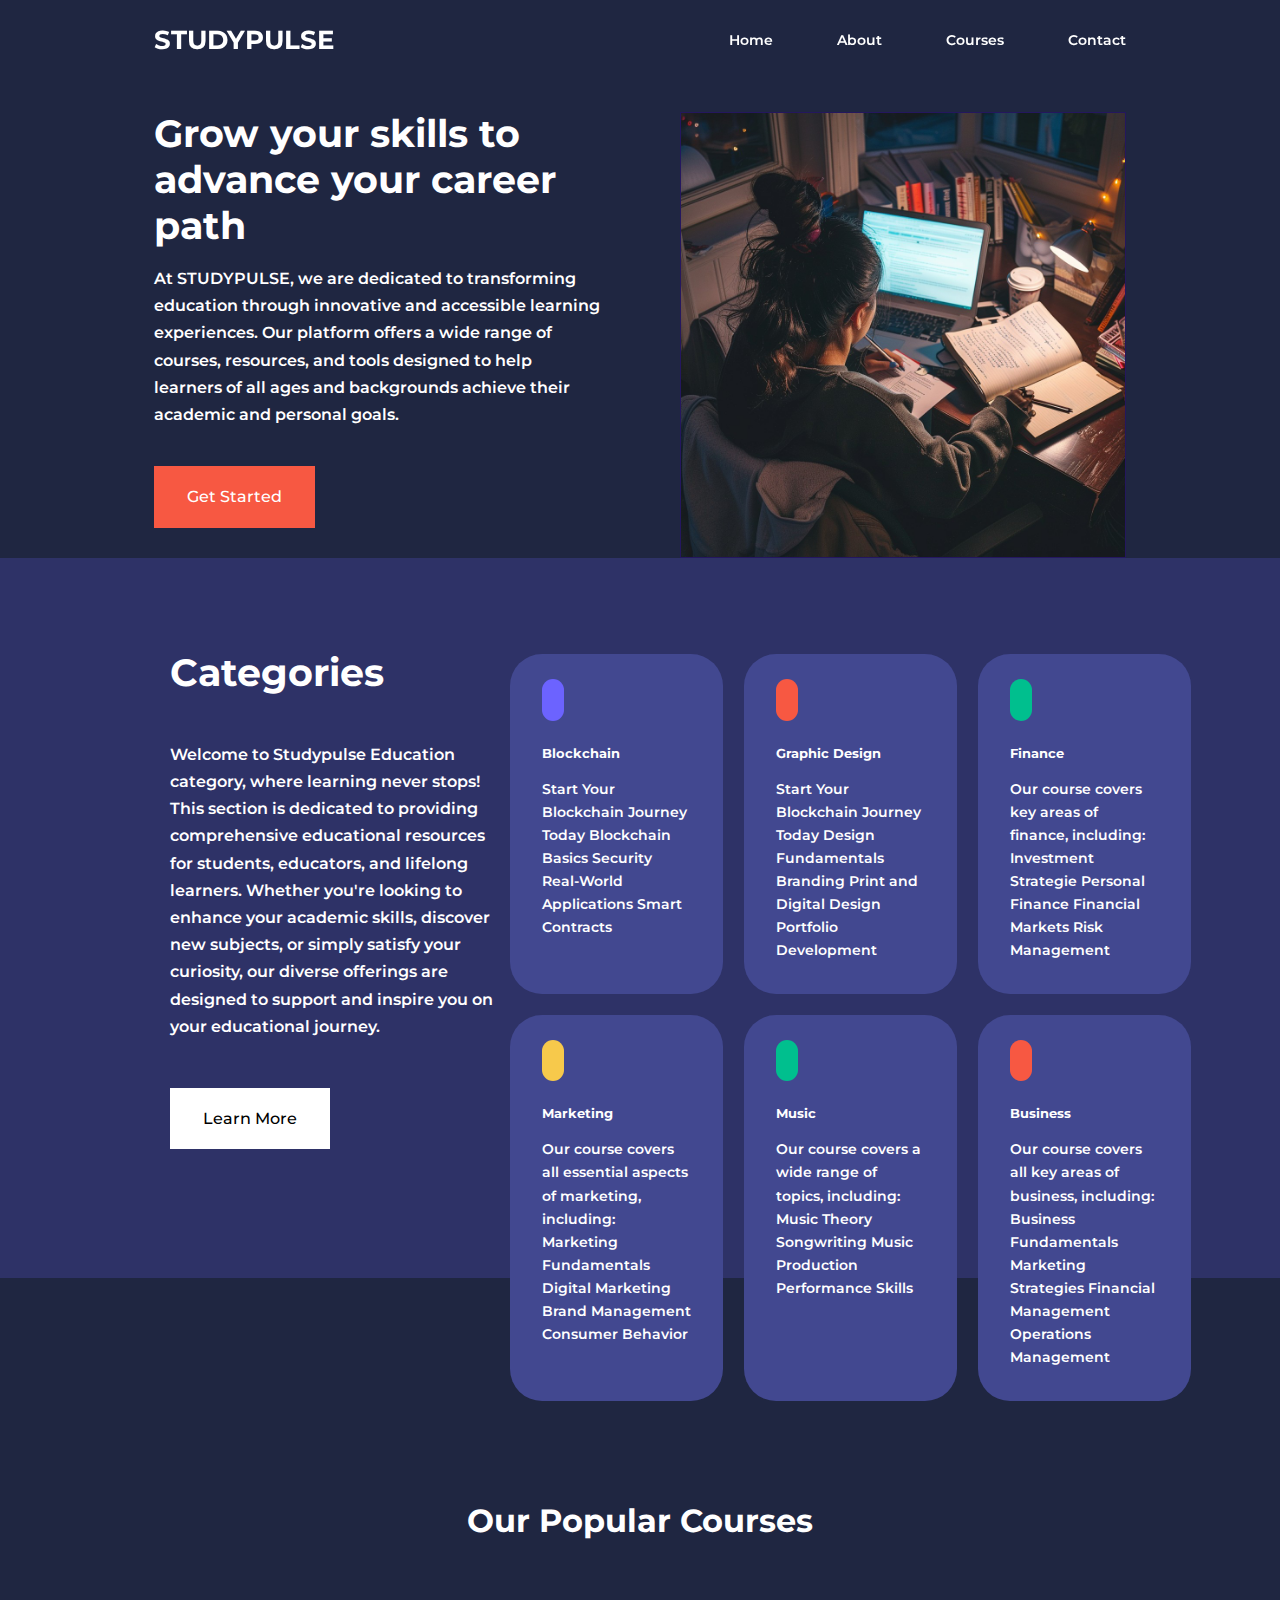
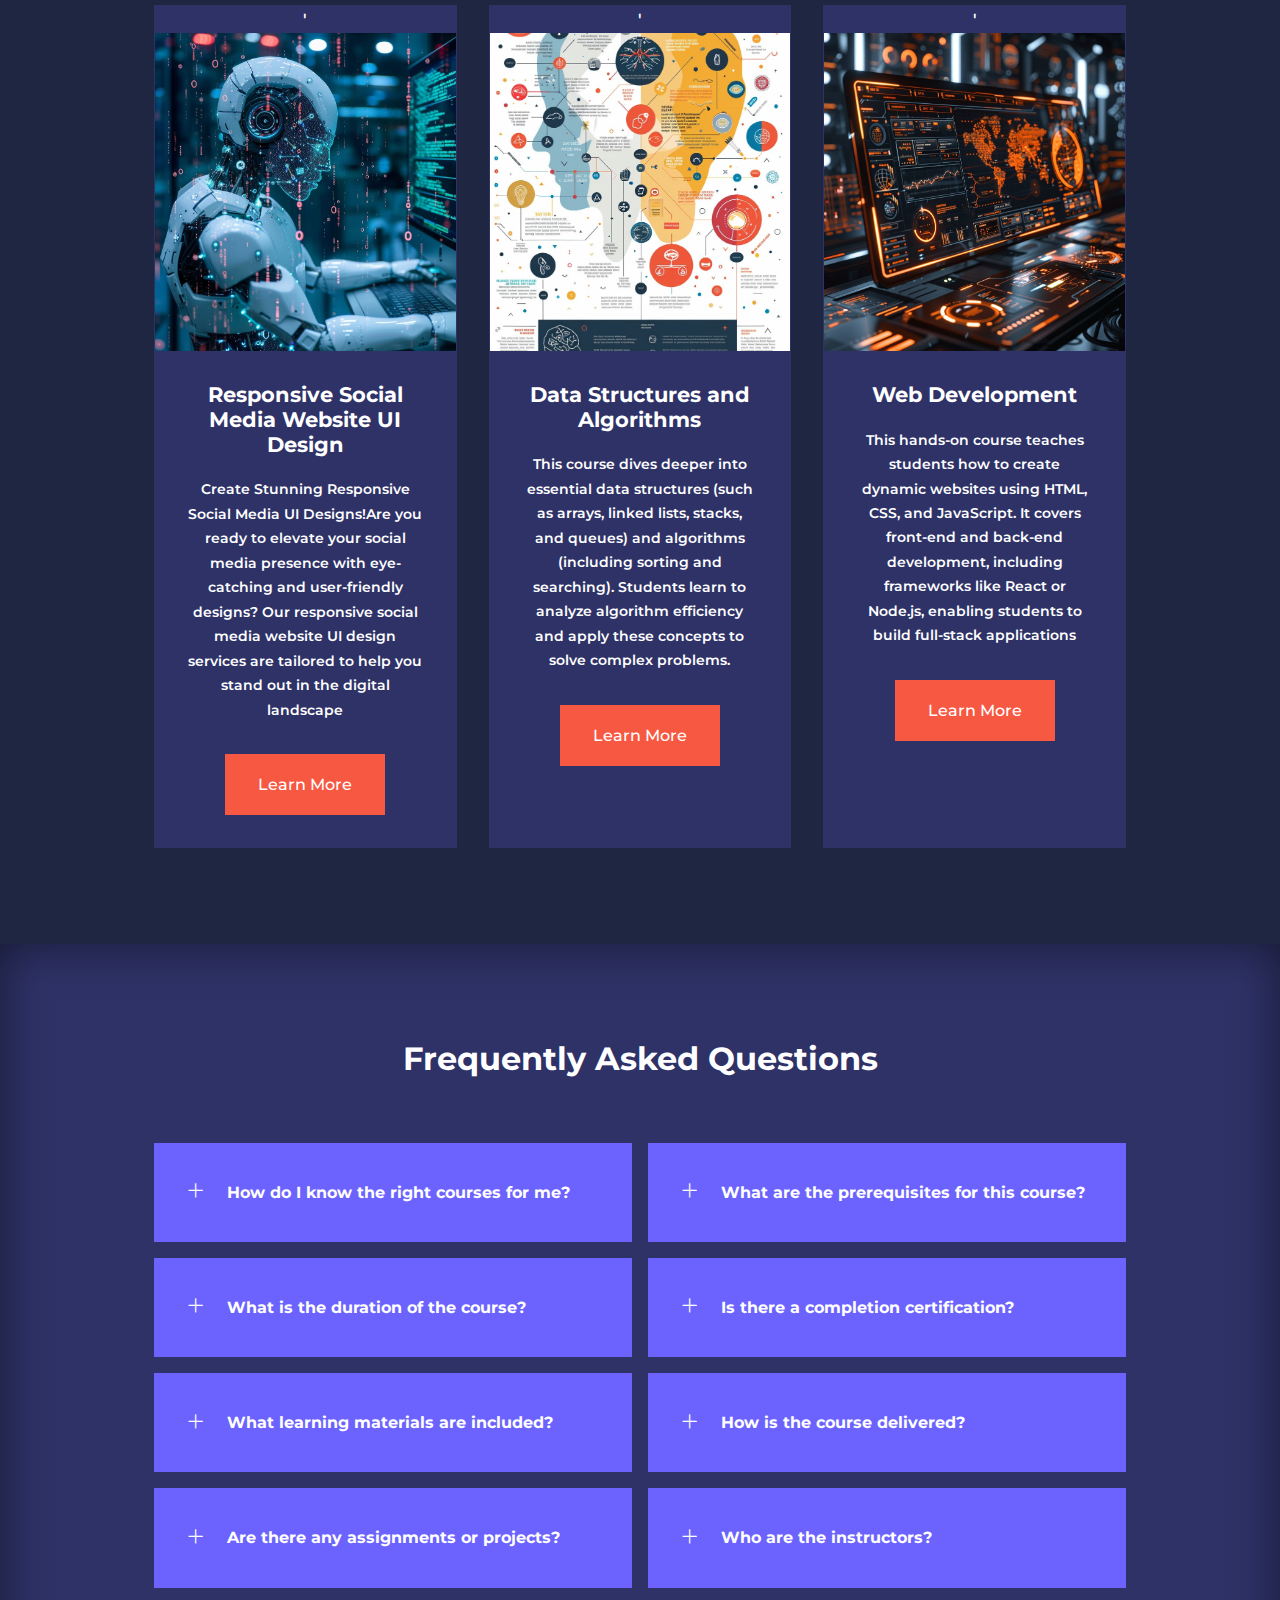
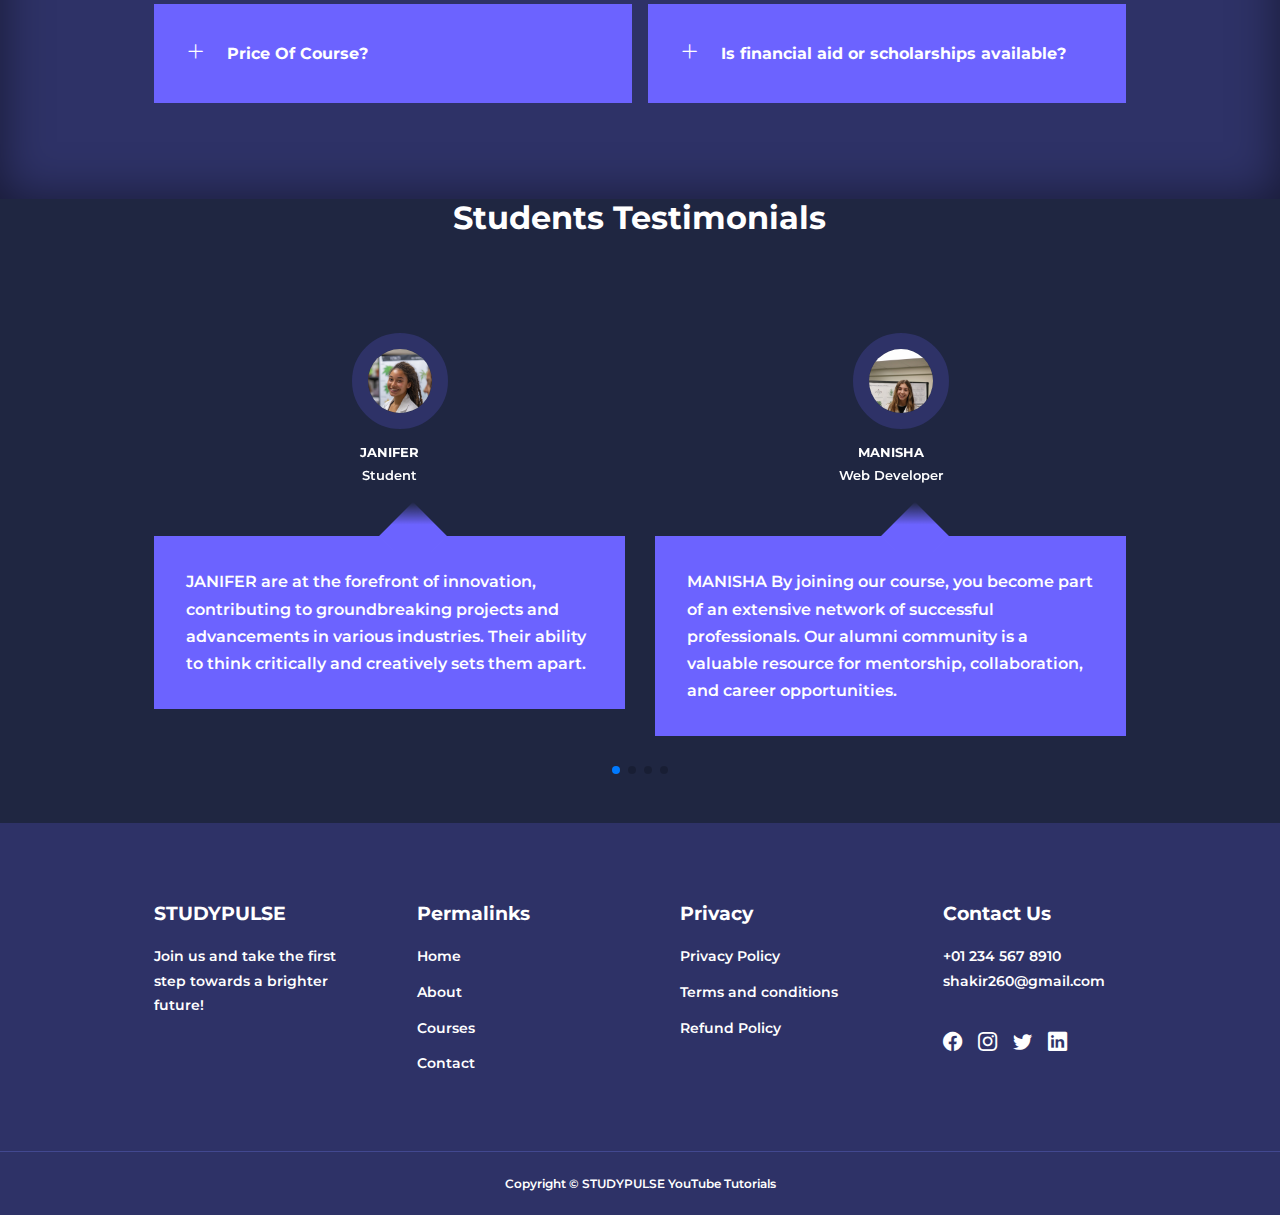
<file: index.html>
<!DOCTYPE html>
<html lang="en">

<head>
    <meta charset="UTF-8">
    <meta name="viewport" content="width=device-width, initial-scale=1.0">
    <title>Education</title>

    <!-- Iconscout -->
    <link rel="stylesheet" href="https://unicons.iconscout.com/release/v2.1.6/css/unicons.css">

    <!-- bootstrap icons -->
    <link rel="stylesheet" href="https://cdn.jsdelivr.net/npm/bootstrap-icons@1.11.3/font/bootstrap-icons.min.css">

    <!-- Swiper JS -->
    <link rel="stylesheet" href="https://cdn.jsdelivr.net/npm/swiper@11/swiper-bundle.min.css" />

    <!-- google fonts -->
    <link rel="preconnect" href="https://fonts.googleapis.com">
    <link rel="preconnect" href="https://fonts.gstatic.com" crossorigin>
    <link href="https://fonts.googleapis.com/css2?family=Montserrat:ital,wght@0,100..900;1,100..900&display=swap"
        rel="stylesheet">

    <link rel="stylesheet" href="./assets/css/style.css">


</head>

<body>

    <!-- Nav Bar start -->
    <nav>
        <div class="container nav_container">
            <a href="index.html">
                <h3>STUDYPULSE</h3>
            </a>
            <ul class="nav_menu">
                <li><a href="index.html">Home</a></li>
                <li><a href="about.html">About</a></li>
                <li><a href="course.html">Courses</a></li>
                <li><a href="contact.html">Contact</a></li>
            </ul>

            <button id="open-menu-btn"><i class="bi bi-list"></i></button>
            <button id="close-menu-btn"><i class="bi bi-x-lg"></i></button>
        </div>
    </nav>
    <!-- Nav Bar end -->


    <!-- Header Start -->
    <header>
        <div class="container header_container">
            <div class="header_left">
                <h1>Grow your skills to advance your career path</h1>
                <p>
                    At STUDYPULSE, we are dedicated to transforming education through innovative and accessible learning
                    experiences. Our platform offers a wide range of courses, resources, and tools designed to help
                    learners of all ages and backgrounds achieve their academic and personal goals.
                </p>
                <a href="courses.html" class="btn btn-primary">Get Started</a>
            </div>

            <div class="header_right">
                <div class="header_right-image">
                    <img src="assets/images/1.jpg" alt="">
                </div>
            </div>
        </div>
    </header>
    <!-- Header End -->

    <!-- Categories Start -->
    <section class="categories">
        <div class="container categories_container">
            <div class="categories_left">
                <h1>Categories</h1>
                <p> Welcome to Studypulse Education category, where learning never stops! This section is dedicated to
                    providing comprehensive educational resources for students, educators, and lifelong learners.
                    Whether you're looking to enhance your academic skills, discover new subjects, or simply satisfy
                    your curiosity, our diverse offerings are designed to support and inspire you on your educational
                    journey.
                </p>
                <a href="#" class="btn">Learn More</a>
            </div>

            <div class="categories_right">
                <article class="category">
                    <span class="category_icon"><i class="uil uil-bitcoin-circle"></i></span>
                    <h5>Blockchain</h5>
                    <p>Start Your Blockchain Journey Today
                        Blockchain Basics
                        Security
                        Real-World Applications
                        Smart Contracts
                    </p>
                </article>

                <article class="category">
                    <span class="category_icon"><i class="uil uil-palette"></i></span>
                    <h5>Graphic Design</h5>
                    <p> Start Your Blockchain Journey Today
                        Design Fundamentals
                        Branding
                        Print and Digital Design
                        Portfolio Development</p>
                </article>

                <article class="category">
                    <span class="category_icon"><i class="uil uil-megaphone"></i></span>
                    <h5>Finance</h5>
                    <p>Our course covers key areas of finance, including:
                        Investment Strategie
                        Personal Finance
                        Financial Markets
                        Risk Management
                    </p>
                </article>


                <article class="category">
                    <span class="category_icon"><i class="uil uil-usd-circle"></i></span>
                    <h5>Marketing</h5>
                    <p>Our course covers all essential aspects of marketing, including:
                        Marketing Fundamentals
                        Digital Marketing
                        Brand Management
                        Consumer Behavior
                    </p>

                </article>

                <article class="category">
                    <span class="category_icon"><i class="uil uil-music"></i></span>
                    <h5>Music</h5>
                    <p>Our course covers a wide range of topics, including:
                        Music Theory
                        Songwriting
                        Music Production
                        Performance Skills
                    </p>

                </article>

                <article class="category">
                    <span class="category_icon"><i class="uil uil-puzzle-piece"></i></span>
                    <h5>Business</h5>
                    <p>Our course covers all key areas of business, including:
                        Business Fundamentals
                        Marketing Strategies
                        Financial Management
                        Operations Management</p>
                </article>
            </div>
        </div>
    </section>
    <!-- Categories End -->


    <!-- Courses Start -->
    <section class="courses">
        <h2>Our Popular Courses</h2>
        <div class="container courses_container">
            <article class="course">'
                <div class="course_image">
                    <img src="assets/images/course_img3.jpg" alt="">
                </div>
                <div class="course_info">
                    <h4>Responsive Social Media Website UI Design</h4>
                    <p>Create Stunning Responsive Social Media UI Designs!Are you ready to elevate your social media
                        presence with eye-catching and user-friendly designs? Our responsive social media website UI
                        design services are tailored to help you stand out in the digital landscape

                    </p>
                    <a href="course.html" class="btn btn-primary">Learn More</a>
                </div>
            </article>

            <article class="course">'
                <div class="course_image">
                    <img src="assets/images/course_img1.jpg" alt="">
                </div>
                <div class="course_info">
                    <h4>Data Structures and Algorithms</h4>
                    <p>
                        This course dives deeper into essential data structures (such as arrays, linked lists, stacks,
                        and queues) and algorithms (including sorting and searching). Students learn to analyze
                        algorithm efficiency and apply these concepts to solve complex problems.
                    </p>
                    <a href="course.html" class="btn btn-primary">Learn More</a>
                </div>
            </article>

            <article class="course">'
                <div class="course_image">
                    <img src="assets/images/course_img5.jpg" alt="">
                </div>
                <div class="course_info">
                    <h4>Web Development</h4>
                    <p>
                        This hands-on course teaches students how to create dynamic websites using HTML, CSS, and
                        JavaScript. It covers front-end and back-end development, including frameworks like React or
                        Node.js, enabling students to build full-stack applications
                    </p>
                    <a href="course.html" class="btn btn-primary">Learn More</a>
                </div>
            </article>
        </div>
    </section>
    <!-- Couses End -->


    <!-- FAQ Start -->
    <section class="faqs">
        <h2>Frequently Asked Questions</h2>
        <div class="container faqs_container">

            <article class="faq">
                <div class="faq_icon"><i class="bi bi-plus-lg"></i></div>
                <div class="question_answer">
                    <h4>How do I know the right courses for me?</h4>
                    <p>
                        Unlock Your Potential
                        Selecting the right course can significantly impact your career and personal growth. To help you
                        make an informed decision, consider the following steps:1. Assess Your Interests and
                        Goals:Passions , career, knowledge
                    </p>
                </div>
            </article>

            <article class="faq">
                <div class="faq_icon"><i class="bi bi-plus-lg"></i></div>
                <div class="question_answer">
                    <h4>What are the prerequisites for this course?</h4>
                    <p>
                        Before enrolling in our course, it's important to ensure that you meet the necessary
                        prerequisites to maximize your learning experience and success. The following are the required
                        qualifications and skills for prospective students
                    </p>
                </div>
            </article>

            <article class="faq">
                <div class="faq_icon"><i class="bi bi-plus-lg"></i></div>
                <div class="question_answer">
                    <h4>What is the duration of the course?</h4>
                    <p>
                        Full-Time Intensive ProgramDuration: 6 MonthsDescription:
                        Our full-time intensive program is designed for individuals who are ready to immerse themselves
                        completely in their studies. Over the course of six months, you will engage in daily classes,
                        hands-on projects, and collaborative learning experiences, ensuring you
                    </p>
                </div>
            </article>

            <article class="faq">
                <div class="faq_icon"><i class="bi bi-plus-lg"></i></div>
                <div class="question_answer">
                    <h4>Is there a completion certification?</h4>
                    <p>
                        We are proud to offer a certification upon successful completion of our course. This
                        certification is designed to recognize your hard work, dedication, and the skills you have
                        acquired throughout the program. Here’s what you can expect
                    </p>
                </div>
            </article>

            <article class="faq">
                <div class="faq_icon"><i class="bi bi-plus-lg"></i></div>
                <div class="question_answer">
                    <h4>What learning materials are included?</h4>
                    <p>
                        We are committed to providing you with all the resources you need to succeed. Our course
                        includes a variety of high-quality learning materials designed to support your educational
                        journey:1. Textbooks and E-Books:AND MANY MORE THINGS
                    </p>
                </div>
            </article>

            <article class="faq">
                <div class="faq_icon"><i class="bi bi-plus-lg"></i></div>
                <div class="question_answer">
                    <h4>How is the course delivered?</h4>
                    <p>
                        Our course is designed to accommodate diverse learning preferences and schedules, offering
                        flexible and engaging delivery methods. Here's how the course is delivered:1. Online Platform.
                    </p>
                </div>
            </article>

            <article class="faq">
                <div class="faq_icon"><i class="bi bi-plus-lg"></i></div>
                <div class="question_answer">
                    <h4>Are there any assignments or projects?</h4>
                    <p>
                        Supportive Community
                        "Join a vibrant community of learners. Our course fosters collaboration and networking,
                        providing you with a supportive environment to grow and succeed
                    </p>
                </div>
            </article>

            <article class="faq">
                <div class="faq_icon"><i class="bi bi-plus-lg"></i></div>
                <div class="question_answer">
                    <h4>Who are the instructors?</h4>
                    <p>
                        Comprehensive Resources
                        "Access a wealth of resources, including textbooks, online materials, and expert mentorship. Our
                        course provides everything you need to succeed."
                    </p>
                </div>
            </article>

            <article class="faq">
                <div class="faq_icon"><i class="bi bi-plus-lg"></i></div>
                <div class="question_answer">
                    <h4>Price Of Course?</h4>
                    <p>
                        Certification and Recognition
                        "Earn a recognized certification upon completion of our course. Boost your resume and gain the
                        credentials to stand out in your field."
                    </p>
                </div>
            </article>

            <article class="faq">
                <div class="faq_icon"><i class="bi bi-plus-lg"></i></div>
                <div class="question_answer">
                    <h4>Is financial aid or scholarships available?</h4>
                    <p>
                        Affordable Excellence
                        "Get high-quality education at an affordable price. Our course offers exceptional value, making
                        it accessible to everyone who is eager to learn and grow."
                    </p>
                </div>
            </article>
        </div>
    </section>
    <!-- FAQ End -->


    <!-- Testimonials Start -->
    <section class="container testimonials_container swiper mySwiper">
        <h2>Students Testimonials</h2>
        <div class="swiper-wrapper">
            <article class="testimonial swiper-slide">
                <div class="avatar">
                    <img src="assets/images/avatar3.jpg" alt="">
                </div>
                <div class="testimonial_info">
                    <h5>JANIFER</h5>
                    <small>Student</small>
                </div>
                <div class="testimonial_body">
                    <p>JANIFER are at the forefront of innovation, contributing to groundbreaking projects and
                        advancements in various industries. Their ability to think critically and creatively sets them
                        apart.</p>
                </div>
            </article>

            <article class="testimonial swiper-slide">
                <div class="avatar">
                    <img src="assets/images/avatar2.jpg" alt="">
                </div>
                <div class="testimonial_info">
                    <h5>MANISHA</h5>
                    <small>Web Developer</small>
                </div>
                <div class="testimonial_body">
                    <p> MANISHA By joining our course, you become part of an extensive network of successful
                        professionals. Our alumni community is a valuable resource for mentorship, collaboration, and
                        career opportunities.</p>
                </div>
            </article>

            <article class="testimonial swiper-slide">
                <div class="avatar">
                    <img src="assets/images/avatar3.jpg" alt="">
                </div>
                <div class="testimonial_info">
                    <h5>KAVYA</h5>
                    <small>Student</small>
                </div>
                <div class="testimonial_body">
                    <p>KAVYA rose through the ranks to become a Marketing Director at a leading global brand. The
                        course's focus on SEO, social media strategies, and data analytics gave Michael the tools to
                        craft innovative marketing campaigns that significantly increased his company's market share and
                        brand presence..</p>
                </div>
            </article>

            <article class="testimonial swiper-slide">
                <div class="avatar">
                    <img src="assets/images/avatar4.jpg" alt="">
                </div>
                <div class="testimonial_info">
                    <h5>ROHIT</h5>
                    <small>Student</small>
                </div>
                <div class="testimonial_body">
                    <p>ROHIT leveraged the insights and expertise gained from the Healthcare Management and Policy
                        course to become a key player in healthcare innovation. She now leads a team at a renowned
                        healthcare institution, implementing policies and technologies that improve patient care and
                        streamline operations.</p>
                </div>
            </article>

            <article class="testimonial swiper-slide">
                <div class="avatar">
                    <img src="assets/images/avatar5.jpg" alt="">
                </div>
                <div class="testimonial_info">
                    <h5>RAHUL</h5>
                    <small>Student</small>
                </div>
                <div class="testimonial_body">
                    <p>RAHUL's career in finance took off after completing the Financial Analysis and Investment course.
                        The program’s in-depth exploration of financial modeling, risk assessment, and investment
                        strategies prepared David to excel in his role at a major investment firm.</p>
                </div>
            </article>
            <div class="swiper-pagination"></div>
        </div>
    </section>
    <!-- Testimonials End -->


    <!-- Footer Start -->
    <footer class="footer">
        <div class="container footer_container">
            <div class="footer_1">
                <a href="index.html" class="footer_logo">
                    <h4>STUDYPULSE</h4>
                </a>
                <p>Join us and take the first step towards a brighter future!</p>
            </div>

            <div class="footer_2">
                <h4>Permalinks</h4>
                <ul class="Permalinks">
                    <li><a href="index.html">Home</a></li>
                    <li><a href="about.html">About</a></li>
                    <li><a href="course.html">Courses</a></li>
                    <li><a href="contact.html">Contact</a></li>
                </ul>
            </div>

            <div class="footer_3">
                <h4>Privacy</h4>
                <ul class="privacy">
                    <li><a href="#">Privacy Policy</a></li>
                    <li><a href="#">Terms and conditions</a></li>
                    <li><a href="#">Refund Policy</a></li>
                </ul>
            </div>

            <div class="footer_4">
                <h4>Contact Us</h4>
                <div>
                    <p>+01 234 567 8910</p>
                    <p>shakir260@gmail.com</p>
                </div>

                <ul class="footer_socials">
                    <li>
                        <a href="#"><i class="bi bi-facebook"></i></a>
                    </li>
                    <li>
                        <a href="#"><i class="bi bi-instagram"></i></a>
                    </li>
                    <li>
                        <a href="#"><i class="bi bi-twitter"></i></a>
                    </li>
                    <li>
                        <a href="#"><i class="bi bi-linkedin"></i></a>
                    </li>
                </ul>
            </div>
        </div>
        <div class="footer_copyright">
            <small>Copyright &copy; STUDYPULSE YouTube Tutorials</small>
        </div>
    </footer>
    <!-- Footer End -->


    <script src="https://cdn.jsdelivr.net/npm/swiper@11/swiper-bundle.min.js"></script>
    <script src="main.js"></script>
    <script>
        var swiper = new Swiper(".mySwiper", {
            slidesPerView: 1,
            spaceBetween: 30,
            pagination: {
                el: ".swiper-pagination",
                clickable: true,
            },
            //   when window width is >= 600px
            breakpoints: {
                600: {
                    slidesPerView: 2
                }
            }
        });
    </script>

</body>

</html>
</file>
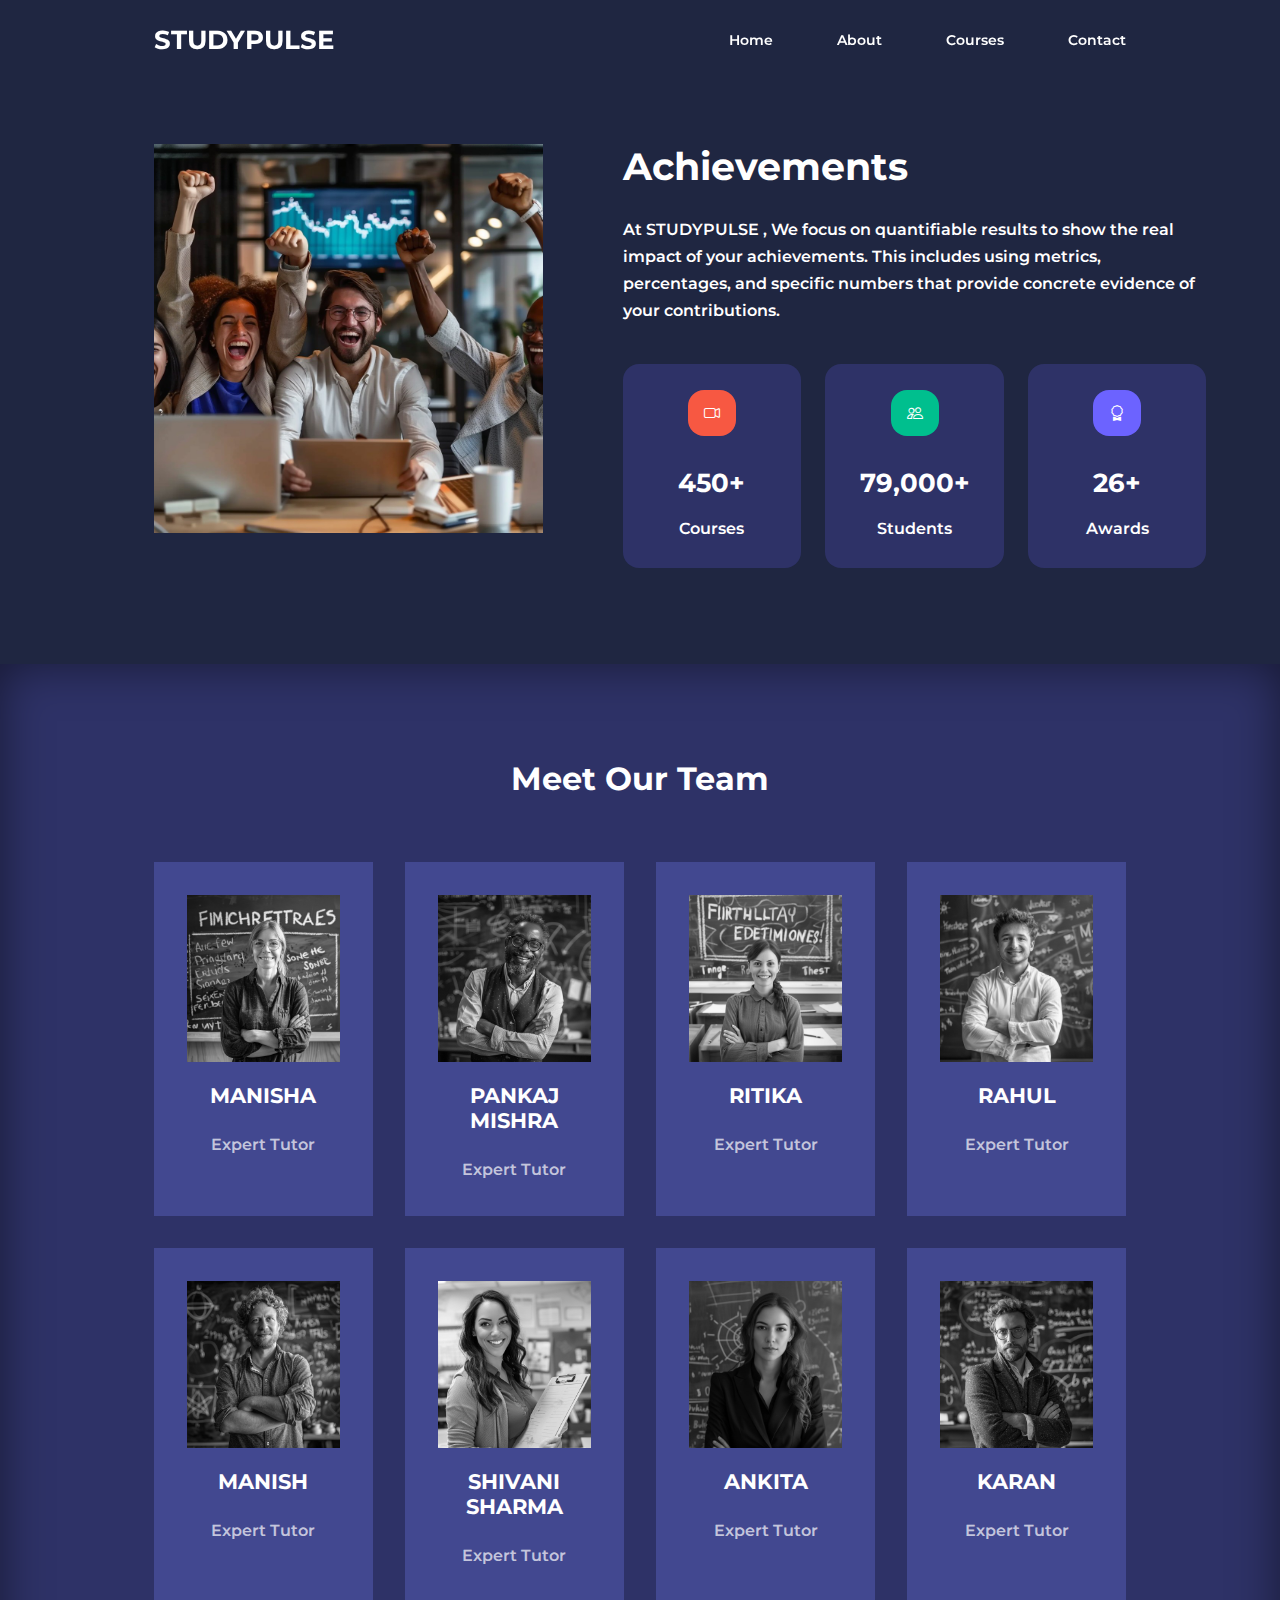
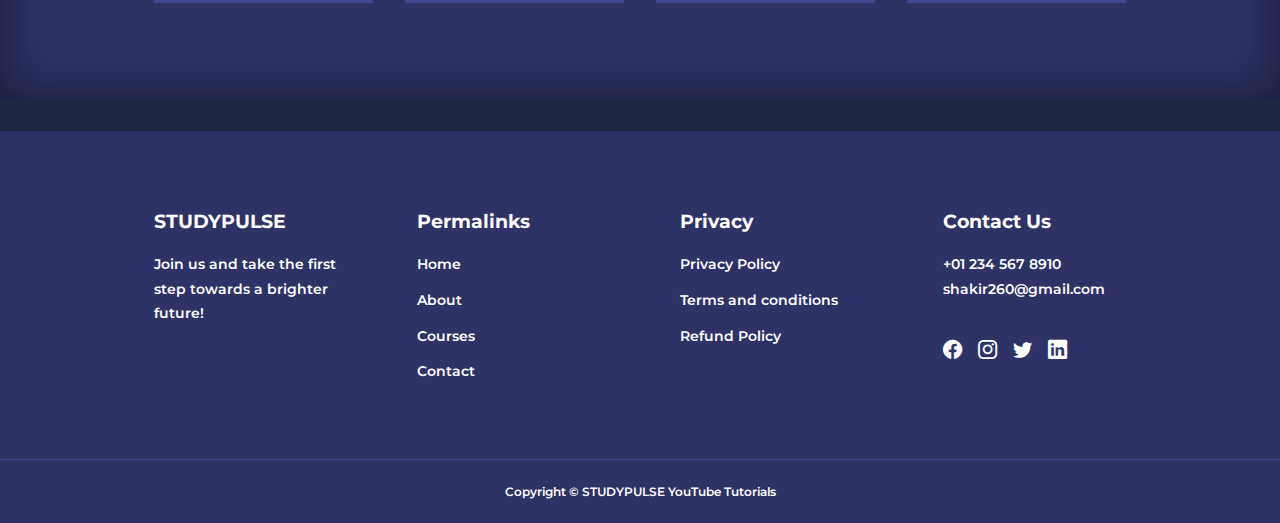
<file: about.html>
<!DOCTYPE html>
<html lang="en">
    <head>
        <meta charset="UTF-8">
        <meta name="viewport" content="width=device-width, initial-scale=1.0">
        <title>Education</title>
    
        <!-- Iconscout -->
        <link rel="stylesheet" href="https://unicons.iconscout.com/release/v2.1.6/css/unicons.css">
    
        <!-- bootstrap icons -->
        <link rel="stylesheet" href="https://cdn.jsdelivr.net/npm/bootstrap-icons@1.11.3/font/bootstrap-icons.min.css">
    
        <!-- Swiper JS -->
        <link rel="stylesheet" href="https://cdn.jsdelivr.net/npm/swiper@11/swiper-bundle.min.css" />
    
        <!-- google fonts -->
        <link rel="preconnect" href="https://fonts.googleapis.com">
        <link rel="preconnect" href="https://fonts.gstatic.com" crossorigin>
        <link href="https://fonts.googleapis.com/css2?family=Montserrat:ital,wght@0,100..900;1,100..900&display=swap"
            rel="stylesheet">
    
        <link rel="stylesheet" href="./assets/css/style.css">
        <link rel="stylesheet" href="./assets/css/about.css">
    
    
    </head>

<body>
    <!-- Nav Bar start -->
    <nav>
        <div class="container nav_container">
            <a href="index.html">
                <h3>STUDYPULSE</h3>
            </a>
            <ul class="nav_menu">
                <li><a href="index.html">Home</a></li>
                <li><a href="about.html">About</a></li>
                <li><a href="course.html">Courses</a></li>
                <li><a href="contact.html">Contact</a></li>
            </ul>

            <button id="open-menu-btn"><i class="bi bi-list"></i></button>
            <button id="close-menu-btn"><i class="bi bi-x-lg"></i></button>
        </div>
    </nav>
    <!-- Nav Bar end -->
     
    
    <!-- About Achievements Start -->
    <section class="about_achievements">
        <div class="container about_achievements-container">
            <div class="about_achievements-left">
                <img src="assets/images/about.jpg" alt="">
            </div>
            <div class="about_achievements-right">
                <h1>Achievements</h1>
                <p>At STUDYPULSE , We focus on quantifiable results to show the real impact of your achievements. This includes using metrics, percentages, and specific numbers that provide concrete evidence of your contributions.</p>
                <div class="achievements_cards">

                    <article class="achievement_card">
                        <span class="achievement_logo">
                            <i class="bi bi-camera-video"></i>
                        </span>
                        <h3>450+</h3>
                        <p>Courses</p>
                    </article>
                    
                    <article class="achievement_card">
                        <span class="achievement_logo">
                            <i class="bi bi-people"></i>
                        </span>
                        <h3>79,000+</h3>
                        <p>Students</p>
                    </article>

                    <article class="achievement_card">
                        <span class="achievement_logo">
                            <i class="bi bi-award"></i>
                        </span>
                        <h3>26+</h3>
                        <p>Awards</p>
                    </article>
                </div>
            </div>
        </div>
     </section>
    <!-- About Achievements End -->


    <!-- Our Team Section Start -->
     <section class="team">
        <h2>Meet Our Team</h2>
        <div class="container team_container">
            
            <article class="team_member">
                <div class="team_member-image">
                    <img src="assets/images/team_member2.jpg" alt="">
                </div>
                <div class="team_member-info">
                    <h4>MANISHA</h4>
                    <p>Expert Tutor</p>
                </div>
                <div class="team_member-socials">
                    <a href="https://instagram.com" target="_blank"><i class="bi bi-instagram"></i></a>
                    <a href="https://twitter.com" target="_blank"><i class="bi bi-twitter"></i></a>
                    <a href="https://linkedin.com" target="_blank"><i class="bi bi-linkedin"></i></a>
                </div>
            </article>

            <article class="team_member">
                <div class="team_member-image">
                    <img src="assets/images/team_member1.jpg" alt="">
                </div>
                <div class="team_member-info">
                    <h4>PANKAJ MISHRA</h4>
                    <p>Expert Tutor</p>
                </div>
                <div class="team_member-socials">
                    <a href="https://instagram.com" target="_blank"><i class="bi bi-instagram"></i></a>
                    <a href="https://twitter.com" target="_blank"><i class="bi bi-twitter"></i></a>
                    <a href="https://linkedin.com" target="_blank"><i class="bi bi-linkedin"></i></a>
                </div>
            </article>

            <article class="team_member">
                <div class="team_member-image">
                    <img src="assets/images/team_member3.jpg" alt="">
                </div>
                <div class="team_member-info">
                    <h4>RITIKA</h4>
                    <p>Expert Tutor</p>
                </div>
                <div class="team_member-socials">
                    <a href="https://instagram.com" target="_blank"><i class="bi bi-instagram"></i></a>
                    <a href="https://twitter.com" target="_blank"><i class="bi bi-twitter"></i></a>
                    <a href="https://linkedin.com" target="_blank"><i class="bi bi-linkedin"></i></a>
                </div>
            </article>

            <article class="team_member">
                <div class="team_member-image">
                    <img src="assets/images/team_member4.jpg" alt="">
                </div>
                <div class="team_member-info">
                    <h4>RAHUL</h4>
                    <p>Expert Tutor</p>
                </div>
                <div class="team_member-socials">
                    <a href="https://instagram.com" target="_blank"><i class="bi bi-instagram"></i></a>
                    <a href="https://twitter.com" target="_blank"><i class="bi bi-twitter"></i></a>
                    <a href="https://linkedin.com" target="_blank"><i class="bi bi-linkedin"></i></a>
                </div>
            </article>

            <article class="team_member">
                <div class="team_member-image">
                    <img src="assets/images/team_member5.jpg" alt="">
                </div>
                <div class="team_member-info">
                    <h4>MANISH</h4>
                    <p>Expert Tutor</p>
                </div>
                <div class="team_member-socials">
                    <a href="https://instagram.com" target="_blank"><i class="bi bi-instagram"></i></a>
                    <a href="https://twitter.com" target="_blank"><i class="bi bi-twitter"></i></a>
                    <a href="https://linkedin.com" target="_blank"><i class="bi bi-linkedin"></i></a>
                </div>
            </article>

            <article class="team_member">
                <div class="team_member-image">
                    <img src="assets/images/team_member6.jpg" alt="">
                </div>
                <div class="team_member-info">
                    <h4>SHIVANI SHARMA</h4>
                    <p>Expert Tutor</p>
                </div>
                <div class="team_member-socials">
                    <a href="https://instagram.com" target="_blank"><i class="bi bi-instagram"></i></a>
                    <a href="https://twitter.com" target="_blank"><i class="bi bi-twitter"></i></a>
                    <a href="https://linkedin.com" target="_blank"><i class="bi bi-linkedin"></i></a>
                </div>
            </article>

            <article class="team_member">
                <div class="team_member-image">
                    <img src="assets/images/team_member7.jpg" alt="">
                </div>
                <div class="team_member-info">
                    <h4>ANKITA</h4>
                    <p>Expert Tutor</p>
                </div>
                <div class="team_member-socials">
                    <a href="https://instagram.com" target="_blank"><i class="bi bi-instagram"></i></a>
                    <a href="https://twitter.com" target="_blank"><i class="bi bi-twitter"></i></a>
                    <a href="https://linkedin.com" target="_blank"><i class="bi bi-linkedin"></i></a>
                </div>
            </article>

            <article class="team_member">
                <div class="team_member-image">
                    <img src="assets/images/team_member8.jpg" alt="">
                </div>
                <div class="team_member-info">
                    <h4>KARAN</h4>
                    <p>Expert Tutor</p>
                </div>
                <div class="team_member-socials">
                    <a href="https://instagram.com" target="_blank"><i class="bi bi-instagram"></i></a>
                    <a href="https://twitter.com" target="_blank"><i class="bi bi-twitter"></i></a>
                    <a href="https://linkedin.com" target="_blank"><i class="bi bi-linkedin"></i></a>
                </div>
            </article>
        </div>
     </section>
    <!-- Our Team Section End -->
     


    <!-- Footer Start -->
    <footer class="footer">
        <div class="container footer_container">
            <div class="footer_1">
                <a href="index.html" class="footer_logo"><h4>STUDYPULSE</h4></a>
                <p>Join us and take the first step towards a brighter future!</p>
            </div>
       
        <div class="footer_2">
            <h4>Permalinks</h4>
            <ul class="Permalinks">
                <li><a href="index.html">Home</a></li>
                <li><a href="about.html">About</a></li>
                <li><a href="course.html">Courses</a></li>
                <li><a href="contact.html">Contact</a></li>
            </ul>
        </div>

        <div class="footer_3">
            <h4>Privacy</h4>
            <ul class="privacy">
                <li><a href="#">Privacy Policy</a></li>
                <li><a href="#">Terms and conditions</a></li>
                <li><a href="#">Refund Policy</a></li>
            </ul>
        </div>

        <div class="footer_4">
            <h4>Contact Us</h4>
            <div>
                <p>+01 234 567 8910</p>
                <p>shakir260@gmail.com</p>
            </div>

        <ul class="footer_socials">
            <li>
                <a href="#"><i class="bi bi-facebook"></i></a>
            </li>
            <li>
                <a href="#"><i class="bi bi-instagram"></i></a>
            </li>
            <li>
                <a href="#"><i class="bi bi-twitter"></i></a>
            </li>
            <li>
                <a href="#"><i class="bi bi-linkedin"></i></a>
            </li>
        </ul>
    </div>
</div>
<div class="footer_copyright">
    <small>Copyright &copy; STUDYPULSE YouTube Tutorials</small>
</div>
    </footer>
    <!-- Footer End -->

   <script src="main.js"></script>
</body>
</html>
</file>
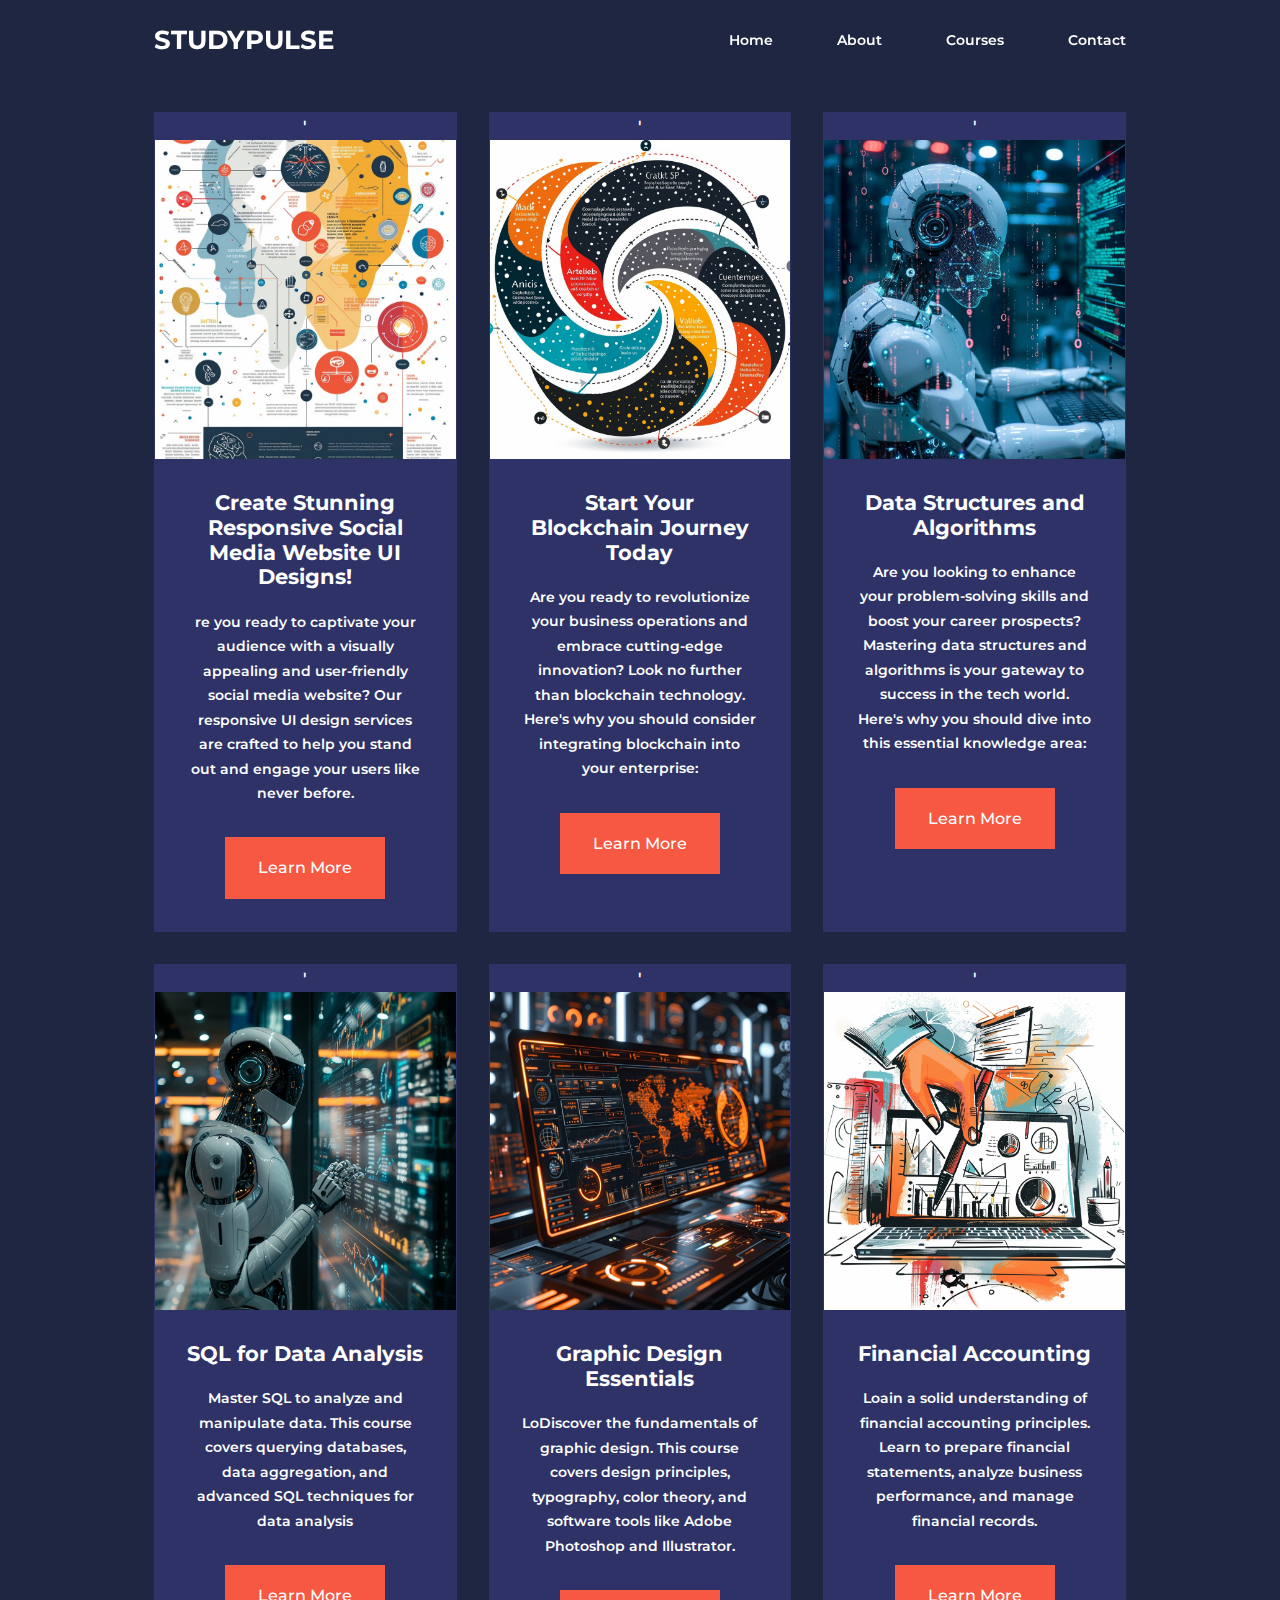
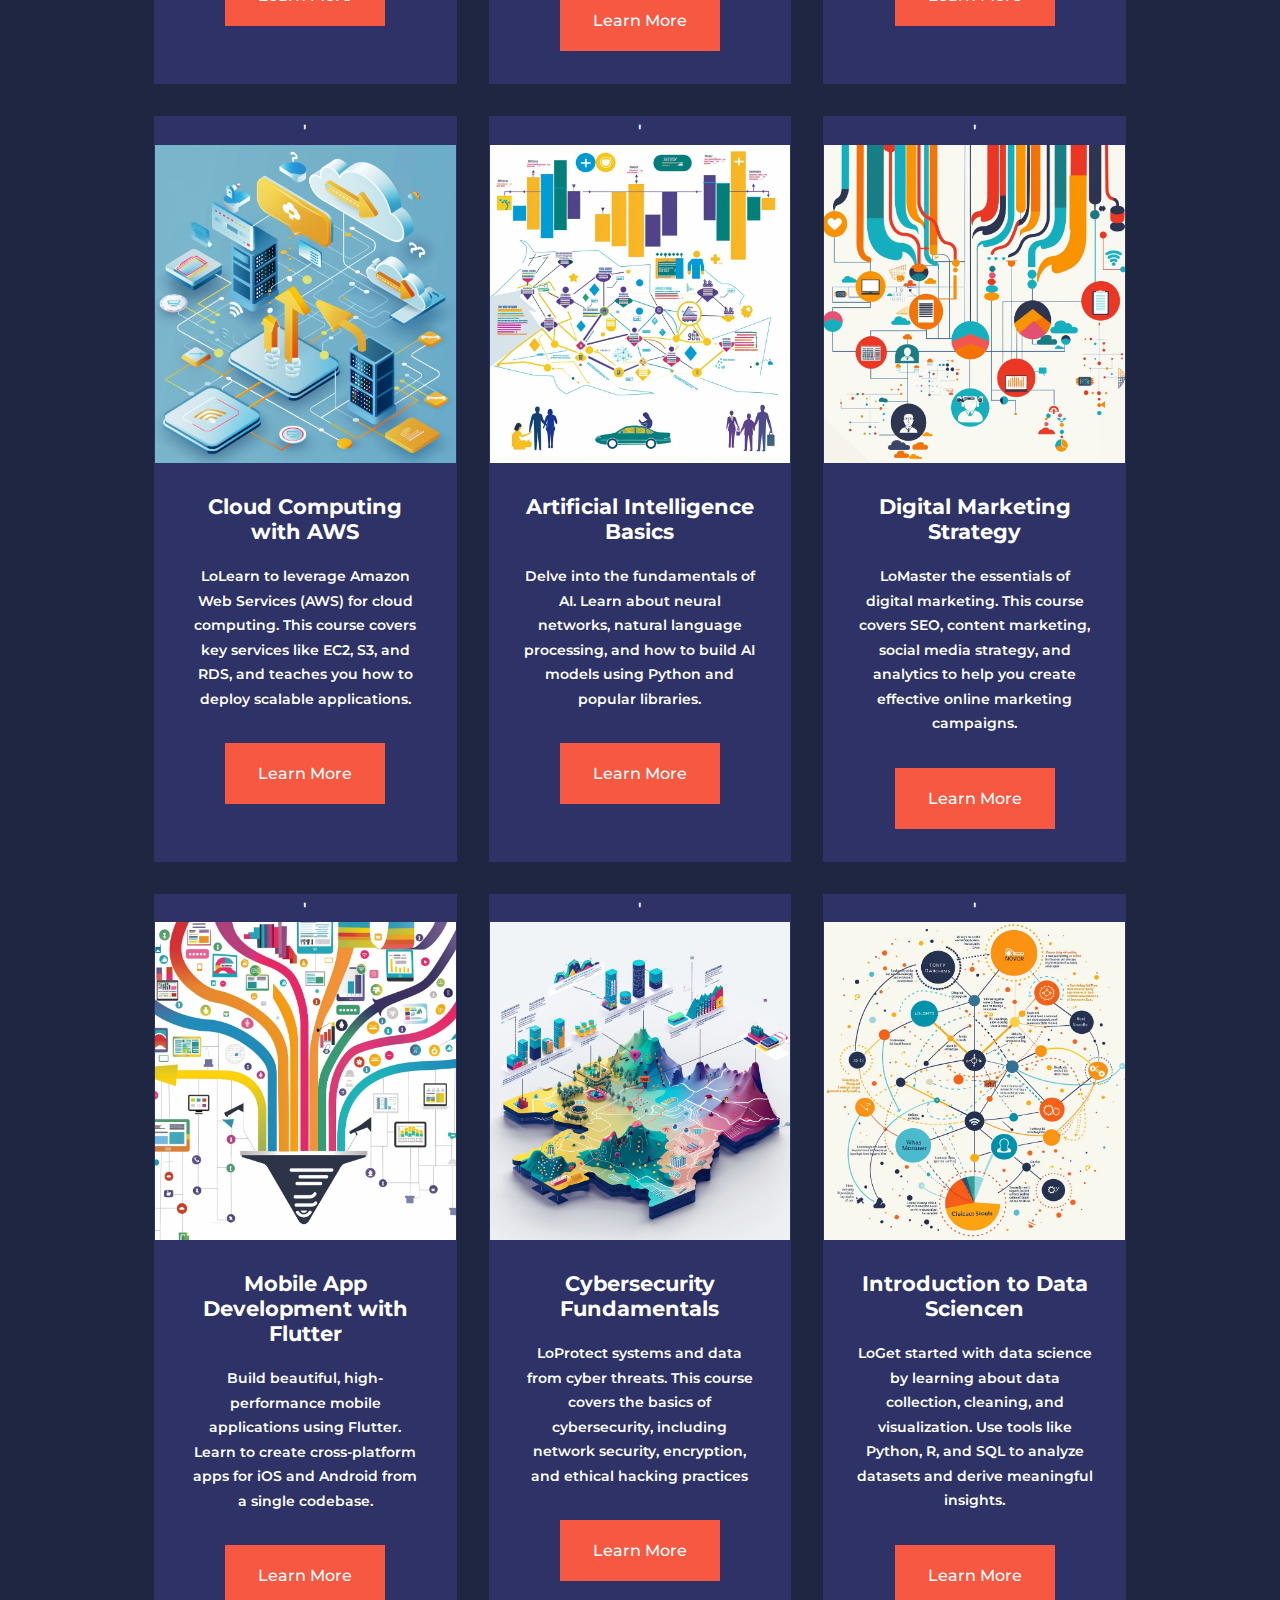
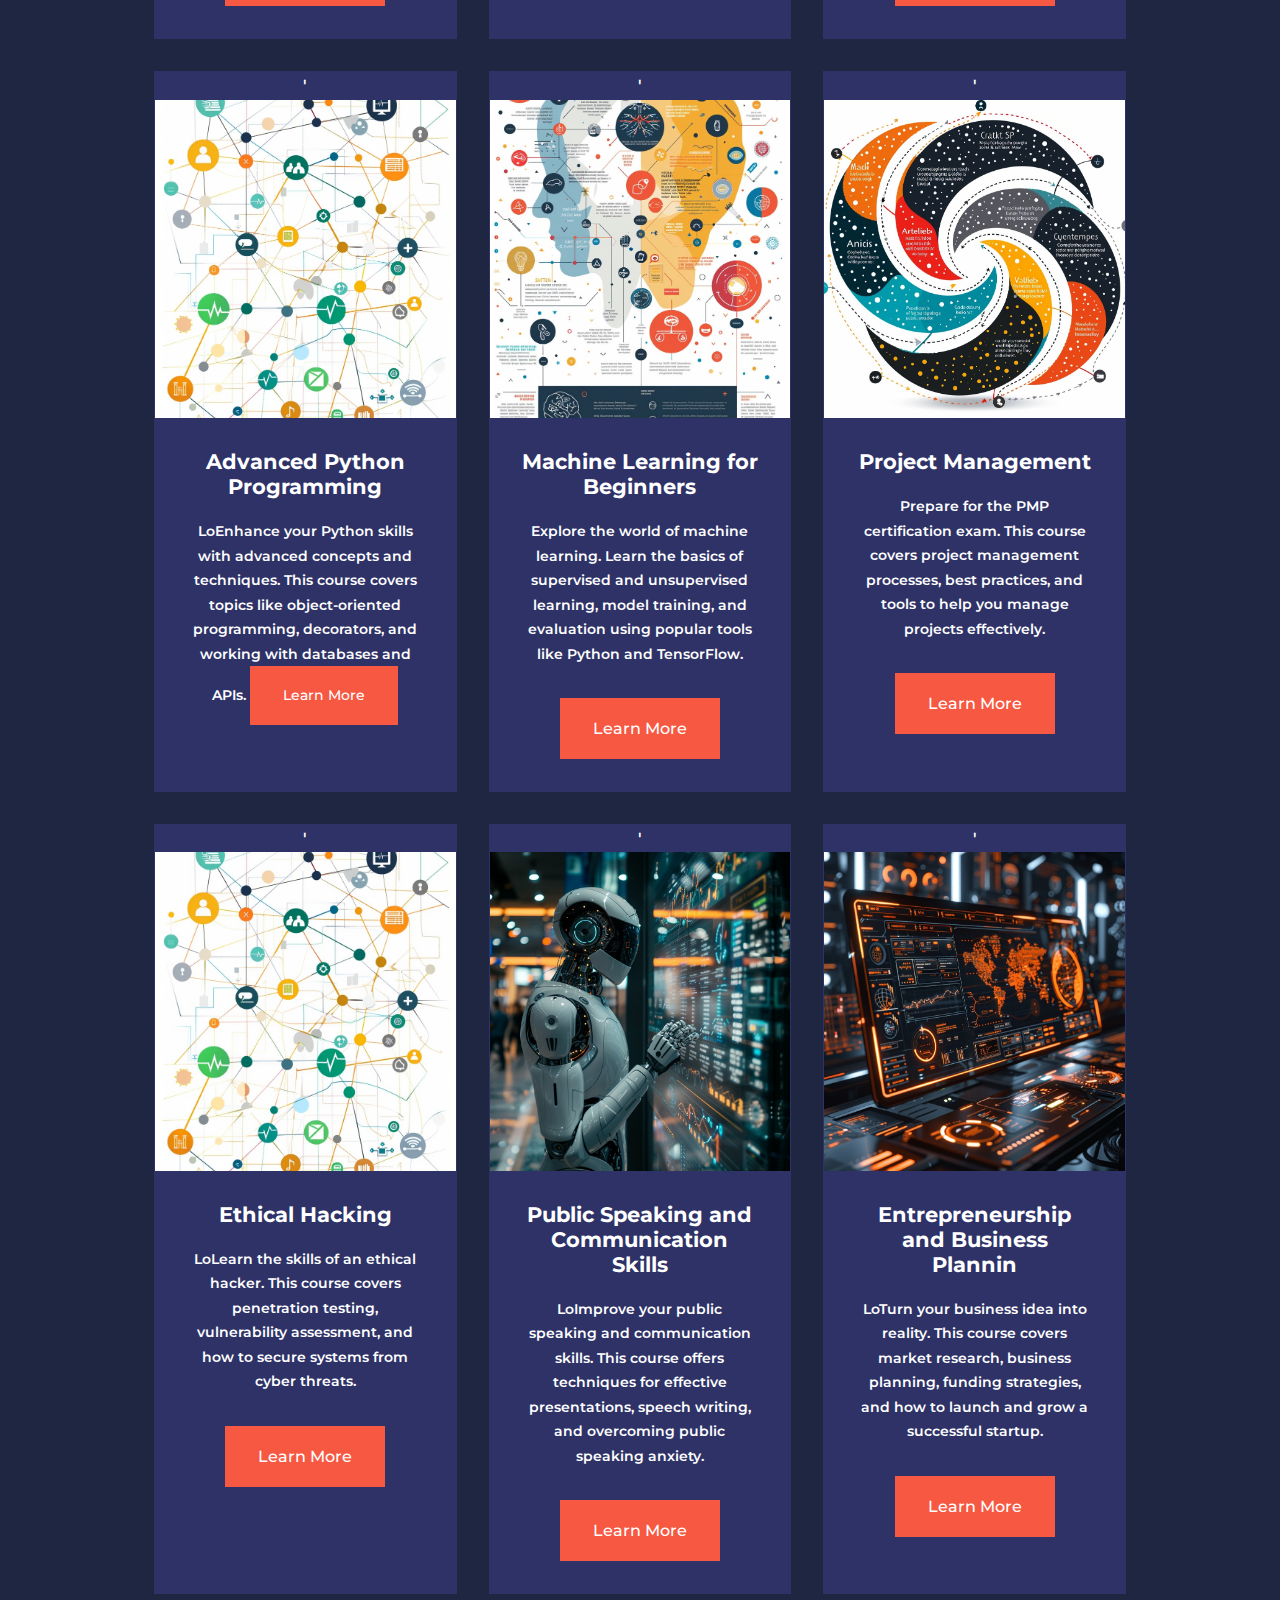
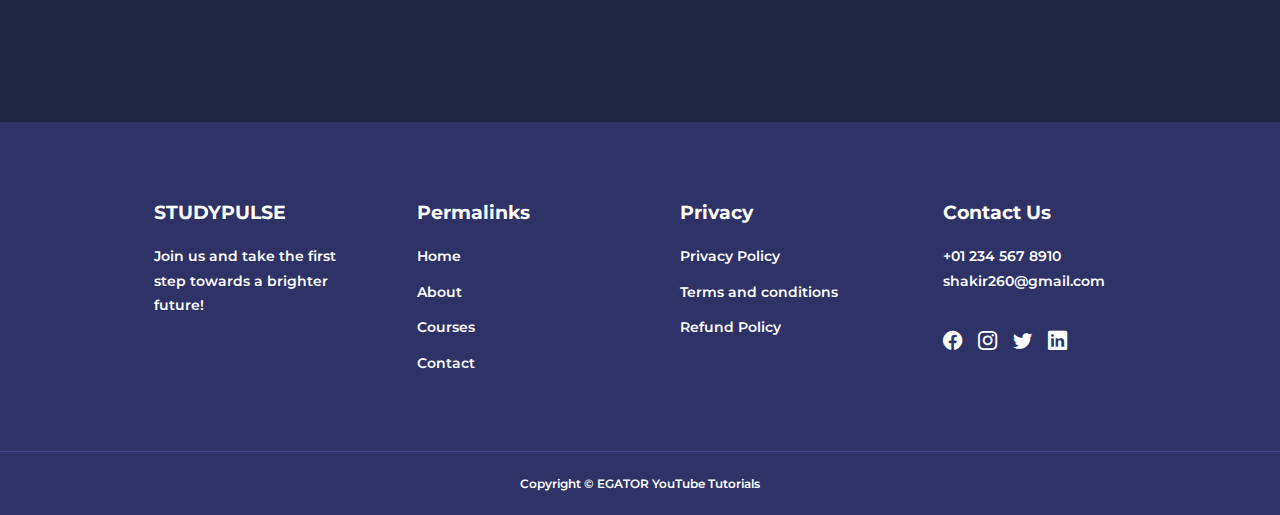
<file: course.html>
<!DOCTYPE html>
<html lang="en">
    <head>
        <meta charset="UTF-8">
        <meta name="viewport" content="width=device-width, initial-scale=1.0">
        <title>Education</title>
    
        <!-- Iconscout -->
        <link rel="stylesheet" href="https://unicons.iconscout.com/release/v2.1.6/css/unicons.css">
    
        <!-- bootstrap icons -->
        <link rel="stylesheet" href="https://cdn.jsdelivr.net/npm/bootstrap-icons@1.11.3/font/bootstrap-icons.min.css">
    
        <!-- Swiper JS -->
        <link rel="stylesheet" href="https://cdn.jsdelivr.net/npm/swiper@11/swiper-bundle.min.css" />
    
        <!-- google fonts -->
        <link rel="preconnect" href="https://fonts.googleapis.com">
        <link rel="preconnect" href="https://fonts.gstatic.com" crossorigin>
        <link href="https://fonts.googleapis.com/css2?family=Montserrat:ital,wght@0,100..900;1,100..900&display=swap"
            rel="stylesheet">
    
        <link rel="stylesheet" href="./assets/css/style.css">
    
    <style>
        .courses{
            margin-top: 1rem;
        }
        .course_image img{
            height: 318.42px;
        }
    </style>
    
    </head>
<body>
    <!-- Nav Bar start -->
    <nav>
        <div class="container nav_container">
            <a href="index.html">
                <h3>STUDYPULSE</h3>
            </a>
            <ul class="nav_menu">
                <li><a href="index.html">Home</a></li>
                <li><a href="about.html">About</a></li>
                <li><a href="course.html">Courses</a></li>
                <li><a href="contact.html">Contact</a></li>
            </ul>

            <button id="open-menu-btn"><i class="bi bi-list"></i></button>
            <button id="close-menu-btn"><i class="bi bi-x-lg"></i></button>
        </div>
    </nav>
    <!-- Nav Bar end -->


    <!-- Courses Start -->
 <section class="courses">
    <div class="container courses_container">

        <article class="course">'
            <div class="course_image">
                <img src="assets/images/course_img1.jpg" alt="">
            </div>
            <div class="course_info">
                <h4>Create Stunning Responsive Social Media Website UI Designs!</h4>
                 <p>
                    re you ready to captivate your audience with a visually appealing and user-friendly social media website? Our responsive UI design services are crafted to help you stand out and engage your users like never before.
                </p>
                <a href="course.html" class="btn btn-primary">Learn More</a>
            </div>
        </article>

        <article class="course">'
            <div class="course_image">
                <img src="assets/images/course_img2.jpg" alt="">
            </div>
            <div class="course_info">
                <h4>Start Your Blockchain Journey Today</h4>
                 <p>
                    Are you ready to revolutionize your business operations and embrace cutting-edge innovation? Look no further than blockchain technology. Here's why you should consider integrating blockchain into your enterprise:
                </p>
                <a href="course.html" class="btn btn-primary">Learn More</a>
            </div>
        </article>

        <article class="course">'
            <div class="course_image">
                <img src="assets/images/course_img3.jpg" alt="">
            </div>
            <div class="course_info">
                <h4>Data Structures and Algorithms</h4>
                 <p>
                    Are you looking to enhance your problem-solving skills and boost your career prospects? Mastering data structures and algorithms is your gateway to success in the tech world. Here's why you should dive into this essential knowledge area:
                </p>
                <a href="course.html" class="btn btn-primary">Learn More</a>
            </div>
        </article>
        </article>

        <article class="course">'
            <div class="course_image">
                <img src="assets/images/course_img4.jpg" alt="">
            </div>
            <div class="course_info">
                <h4>SQL for Data Analysis</h4>
                 <p>
                    Master SQL to analyze and manipulate data. This course covers querying databases, data aggregation, and advanced SQL techniques for data analysis
                </p>
                <a href="course.html" class="btn btn-primary">Learn More</a>
            </div>
        </article>
        </article>

        <article class="course">'
            <div class="course_image">
                <img src="assets/images/course_img5.jpg" alt="">
            </div>
            <div class="course_info">
                <h4>Graphic Design Essentials</h4>
                 <p>
                LoDiscover the fundamentals of graphic design. This course covers design principles, typography, color theory, and software tools like Adobe Photoshop and Illustrator.
                </p>
                <a href="course.html" class="btn btn-primary">Learn More</a>
            </div>
        </article>
        </article>

        <article class="course">'
            <div class="course_image">
                <img src="assets/images/course_img6.jpg" alt="">
            </div>
            <div class="course_info">
                <h4>Financial Accounting</h4>
                 <p>
                Loain a solid understanding of financial accounting principles. Learn to prepare financial statements, analyze business performance, and manage financial records.
                </p>
                <a href="course.html" class="btn btn-primary">Learn More</a>
            </div>
        </article>
        </article>

        <article class="course">'
            <div class="course_image">
                <img src="assets/images/course_img7.jpg" alt="">
            </div>
            <div class="course_info">
                <h4>Cloud Computing with AWS</h4>
                 <p>
                LoLearn to leverage Amazon Web Services (AWS) for cloud computing. This course covers key services like EC2, S3, and RDS, and teaches you how to deploy scalable applications.
                </p>
                <a href="course.html" class="btn btn-primary">Learn More</a>
            </div>
        </article>
        </article>

        <article class="course">'
            <div class="course_image">
                <img src="assets/images/course_img8.jpg" alt="">
            </div>
            <div class="course_info">
                <h4>Artificial Intelligence Basics</h4>
                 <p>
                    Delve into the fundamentals of AI. Learn about neural networks, natural language processing, and how to build AI models using Python and popular libraries.
                </p>
                <a href="course.html" class="btn btn-primary">Learn More</a>
            </div>
        </article>
        </article>

        <article class="course">'
            <div class="course_image">
                <img src="assets/images/course_img9.jpg" alt="">
            </div>
            <div class="course_info">
                <h4>Digital Marketing Strategy</h4>
                 <p>
                LoMaster the essentials of digital marketing. This course covers SEO, content marketing, social media strategy, and analytics to help you create effective online marketing campaigns.
                </p>
                <a href="course.html" class="btn btn-primary">Learn More</a>
            </div>
        </article>
        </article>

        <article class="course">'
            <div class="course_image">
                <img src="assets/images/course_img10.jpg" alt="">
            </div>
            <div class="course_info">
                <h4>Mobile App Development with Flutter</h4>
                 <p>
                    Build beautiful, high-performance mobile applications using Flutter. Learn to create cross-platform apps for iOS and Android from a single codebase.
                </p>
                <a href="course.html" class="btn btn-primary">Learn More</a>
            </div>
        </article>
        </article>

        <article class="course">'
            <div class="course_image">
                <img src="assets/images/course_img11.jpg" alt="">
            </div>
            <div class="course_info">
                <h4>Cybersecurity Fundamentals</h4>
                 <p>
                LoProtect systems and data from cyber threats. This course covers the basics of cybersecurity, including network security, encryption, and ethical hacking practices
                </p>
                <a href="course.html" class="btn btn-primary">Learn More</a>
            </div>
        </article>
        </article>

        <article class="course">'
            <div class="course_image">
                <img src="assets/images/course_img12.jpg" alt="">
            </div>
            <div class="course_info">
                <h4>Introduction to Data Sciencen</h4>
                 <p>
                LoGet started with data science by learning about data collection, cleaning, and visualization. Use tools like Python, R, and SQL to analyze datasets and derive meaningful insights.
                </p>
                <a href="course.html" class="btn btn-primary">Learn More</a>
            </div>
        </article>
        </article>

        <article class="course">'
            <div class="course_image">
                <img src="assets/images/course_img13.jpg" alt="">
            </div>
            <div class="course_info">
                <h4>Advanced Python Programming</h4>
                 <p>
                LoEnhance your Python skills with advanced concepts and techniques. This course covers topics like object-oriented programming, decorators, and working with databases and APIs.
                <a href="course.html" class="btn btn-primary">Learn More</a>
            </div>
        </article>
        </article>

        <article class="course">'
            <div class="course_image">
                <img src="assets/images/course_img1.jpg" alt="">
            </div>
            <div class="course_info">
                <h4>Machine Learning for Beginners</h4>
                 <p>Explore the world of machine learning. Learn the basics of supervised and unsupervised learning, model training, and evaluation using popular tools like Python and TensorFlow.
                </p>
                <a href="course.html" class="btn btn-primary">Learn More</a>
            </div>
        </article>
        </article>

        <article class="course">'
            <div class="course_image">
                <img src="assets/images/course_img2.jpg" alt="">
            </div>
            <div class="course_info">
                <h4>Project Management</h4>
                 <p>
                    Prepare for the PMP certification exam. This course covers project management processes, best practices, and tools to help you manage projects effectively.
                </p>
                <a href="course.html" class="btn btn-primary">Learn More</a>
            </div>
        </article>
        </article>

        <article class="course">'
            <div class="course_image">
                <img src="assets/images/course_img13.jpg" alt="">
            </div>
            <div class="course_info">
                <h4>Ethical Hacking</h4>
                 <p>
                LoLearn the skills of an ethical hacker. This course covers penetration testing, vulnerability assessment, and how to secure systems from cyber threats.
                </p>
                <a href="course.html" class="btn btn-primary">Learn More</a>
            </div>
        </article>
        </article>

        <article class="course">'
            <div class="course_image">
                <img src="assets/images/course_img4.jpg" alt="">
            </div>
            <div class="course_info">
                <h4>Public Speaking and Communication Skills</h4>
                 <p>
                LoImprove your public speaking and communication skills. This course offers techniques for effective presentations, speech writing, and overcoming public speaking anxiety.
                </p>
                <a href="course.html" class="btn btn-primary">Learn More</a>
            </div>
        </article>
        </article>

        <article class="course">'
            <div class="course_image">
                <img src="assets/images/course_img5.jpg" alt="">
            </div>
            <div class="course_info">
                <h4>Entrepreneurship and Business Plannin</h4>
                 <p>
                LoTurn your business idea into reality. This course covers market research, business planning, funding strategies, and how to launch and grow a successful startup.
                </p>
                <a href="course.html" class="btn btn-primary">Learn More</a>
            </div>
        </article>
    </div>
 </section>
 <!-- Couses End -->
     

    <!-- Footer Start -->
    <footer class="footer">
        <div class="container footer_container">
            <div class="footer_1">
                <a href="index.html" class="footer_logo"><h4>STUDYPULSE</h4></a>
                <p> Join us and take the first step towards a brighter future!</p>
            </div>
       
        <div class="footer_2">
            <h4>Permalinks</h4>
            <ul class="Permalinks">
                <li><a href="index.html">Home</a></li>
                <li><a href="about.html">About</a></li>
                <li><a href="course.html">Courses</a></li>
                <li><a href="contact.html">Contact</a></li>
            </ul>
        </div>

        <div class="footer_3">
            <h4>Privacy</h4>
            <ul class="privacy">
                <li><a href="#">Privacy Policy</a></li>
                <li><a href="#">Terms and conditions</a></li>
                <li><a href="#">Refund Policy</a></li>
            </ul>
        </div>

        <div class="footer_4">
            <h4>Contact Us</h4>
            <div>
                <p>+01 234 567 8910</p>
                <p>shakir260@gmail.com</p>
            </div>

        <ul class="footer_socials">
            <li>
                <a href="#"><i class="bi bi-facebook"></i></a>
            </li>
            <li>
                <a href="#"><i class="bi bi-instagram"></i></a>
            </li>
            <li>
                <a href="#"><i class="bi bi-twitter"></i></a>
            </li>
            <li>
                <a href="#"><i class="bi bi-linkedin"></i></a>
            </li>
        </ul>
    </div>
</div>
<div class="footer_copyright">
    <small>Copyright &copy; EGATOR YouTube Tutorials</small>
</div>
    </footer>
    <!-- Footer End -->

   <script src="main.js"></script>
</body>
</html>
</file>
<file: assets/css/style.css>
* {
    margin: 0;
    padding: 0;
    border: 0;
    outline: 0;
    text-decoration: none;
    list-style: none;
    box-sizing: border-box;
}

:root {
    --color-primary: #6c63ff;
    --color-success: #00bf8e;
    --color-warning: #f7c94b;
    --color-danger: #f75842;
    --color-danger-variant: rgba(247, 88, 66, 0.4);
    --color-white: #fff;
    --color-light: rgba(255, 255, 255, 0.7);
    --color-black: #000;
    --color-bg: #1f2641;
    --color-bg1: #2e3267;
    --color-bg2: #424890;

    --container-width-lg: 76%;
    --container-width-md: 90%;
    --container-width-sm: 94%;

    --transition: all 400ms ease;
}

body {
    font-family: "Montserrat", sans-serif;
    font-weight: 600;
    line-height: 1.7;
    color: var(--color-white);
    background: var(--color-bg);
}

.container {
    width: var(--container-width-lg);
    margin: 0 auto;
}

section {
    padding: 6rem 0;
}

section h2 {
    text-align: center;
    margin-bottom: 4rem;
}

h1,h2,h3,h4,h5 {
    line-height: 1.2;
}
h1 {
    font-size: 2.4rem;
}
h2 {
    font-size: 2rem;
}
h3 {
    font-size: 1.6rem;
}
h4 {
    font-size: 1.3em;
}
a {
    color: var(--color-white);
}
img {
    width: 100%;
    display: block;
    object-fit: cover;
}
.btn {
    display: inline-block;
    background: var(--color-white);
    color: var(--color-black);
    padding: 1rem 2rem;
    border: 1px solid transparent;
    font-weight: 500;
    transition: var(--transition);
}
.btn:hover {
    background: transparent;
    color: var(--color-white);
    border-color: var(--color-white);
}
.btn-primary {
    background: var(--color-danger);
    color: var(--color-white);
}

/* =====NAVBAR===== */
nav {
    background: transparent;
    width: 100vw;
    height: 5rem;
    position: fixed;
    top: 0;
    z-index: 11;
}

/* change navbar styles on scrolling using javascript */
.window-scroll{
    background: var(--color-primary);
    box-shadow: 0 1rem 2rem rgba(0, 0, 0, 0.2);
}
.nav_container{
    height: 100%;
    display: flex;
    justify-content: space-between;
    align-items: center;
}
nav button{
    display: none;
}
.nav_menu{
    display: flex;
    align-items: center;
    gap: 4rem;
}
.nav_menu a{
    font-size: 0.9rem;
    transition: var(--transition);
}
.nav_menu a:hover{
    color: var(--color-bg2);
}

/* =====HEADER===== */
header{
    position: relative;
    top: 5rem;
    overflow: hidden;
    /* height: 70vh; */
    margin-bottom: 5rem;
}
.header_container{
    display: grid;
    grid-template-columns: 1fr 1fr;
    align-items: center;
    gap: 5rem;
    height: 100%;
}
.header_left p{
    margin: 1rem 0 2.4rem;
}
.header_right-image img{
    margin-top: 2rem;
    border: 1px solid rgba(40, 13, 114, 0.596);
}


/* =====Categories===== */
.categories {
background: var(--color-bg1);
height: 45rem;
}
.categories h1 {
line-height: 1;
margin-bottom: 3rem;
}
.categories_container {
display: grid;
grid-template-columns: 35% 70%;
gap: 1em;
}
.categories_left{
    margin-left: 1rem;
}
.categories_left p{
margin: 1rem 0 3rem;
}
.categories_right {
    display: grid;
    grid-template-columns: repeat(3, 1fr);
    gap: 1.3rem;
}
.category {
    background: var(--color-bg2);
    padding: 2em;
    border-radius: 2rem;
    transition: var(--transition);
}
.category:hover {
    box-shadow: 0 3rem 3rem ☐ rgba(0, 0, 0, 0.3);
    z-index: 1;
}
.category:nth-child(2) .category_icon{
    background: var(--color-danger);
}
.category:nth-child(3) .category_icon{
    background: var(--color-success);
}
.category:nth-child(4) .category_icon{
    background: var(--color-warning);
}
.category:nth-child(5) .category_icon{
    background: var(--color-success);
}
.category:nth-child(6) .category_icon{
    background: var(--color-danger);
}

.category_icon{
    background: var(--color-primary);
    padding: 0.7rem;
    border-radius: 0.9rem;
}
.category h5{
    margin: 2rem 0 1rem;
}
.category p{
    font-size: 0.85rem;
}
/* ===== Categories End ===== */


/* ===== Couses Start ===== */
.courses{
    margin-top: 8rem;
}
.courses_container{
    display: grid;
    grid-template-columns: repeat(3,1fr);
    gap: 2rem;
}
.course{
    background: var(--color-bg1);
    text-align: center;
    border: 1px solid transparent;
    transition: var(--transition);
}
.course:hover{
    background: transparent;
    border-color: var(--color-primary);
}
.course_image img{
    height: 318.42px;
}
.course_info{
    padding: 2rem;
}
.course_info p{
    margin: 1.2rem 0 2rem;
    font-size: 0.9rem;
}
/* ===== Couses End ===== */


/* ===== FAQs Start ===== */
.faqs{
    background: var(--color-bg1);
    box-shadow: inset 0 0 3rem rgba(0, 0, 0, 0.5);
}
.faqs_container{
    display: grid;
    grid-template-columns: 1fr 1fr;
    gap: 1rem;
}
.faq{
    padding: 2rem;
    display: flex;
    align-items: center;
    gap: 1.4rem;
    height: fit-content;
    background: var(--color-primary);
    cursor: pointer;
}
.faq h4 {
    font-size: 1rem;
    line-height: 2.2;
}
.faq_icon{
    align-self: flex-start;
    font-size: 1.2rem;
}
.faq p { 
    margin-top: 0.8rem; 
    display: none;
}
.faq.open p { 
    display: block;
}
/* ===== FAQs End ===== */


/* ===== Testimonials Start ===== */
.testimonial_container{
    overflow-x: hidden;
    position: relative;
    margin: 5rem 0;
}
.testimonial{
    padding-top: 2rem;
}
.avatar{
    width: 6rem;
    height: 6rem;
    border-radius: 50%;
    overflow: hidden;
    margin: 0 auto 1 rem;
    border: 1rem solid var(--color-bg1);
    margin-left: 42%;
    margin-bottom: 1rem;
}
.testimonial_info{
    text-align: center;
}
.testimonial_body {
    background: var(--color-primary);
    padding: 2rem;
    margin-top: 3rem;
    position: relative;
}
.testimonial_body::before {
    content: "";
    display: block;
    background: linear-gradient( 135deg, transparent, var(--color-primary), var(--color-primary),var(--color-primary)) ;
    width: 3rem;
    height: 3rem;
    position: absolute;
    left: 50%;
    top: -1.5rem;
    transform: rotate(45deg);
}
/* ===== Testimonials End ===== */


/* ===== Footer Start ===== */
.footer{
    background: var(--color-bg1);
    padding-top: 5rem;
    font-size: 0.9rem;
    margin-top: 2rem;
}
.footer_container{
    display: grid;
    grid-template-columns: repeat(4, 1fr);
    gap: 5rem;
}
.footer_container > div h4{
    margin-bottom: 1.2rem;
}
.footer_1 p{
    margin: 1rem 0 2rem;
}
footer ul li{
    margin-bottom: 0.7rem;
}
footer ul li a:hover{
    text-decoration: underline;
}
.footer_socials{
    display: flex;
    gap: 1rem;
    font-size: 1.2rem;
    margin-top: 2rem;
}
.footer_copyright{
    text-align: center;
    margin-top: 4rem;
    padding: 1.2rem 0;
    border-top: 1px solid var(--color-bg2);
}
/* ===== Footer End ===== */


/* ===== Media Queries (Tablets) ===== */
@media screen and (max-width: 1024px) {
.container {
    width: var(--container-width-md);
}
h1 {
    font-size: 2.2rem;
}
h2{
    font-size: 1.7rem;
}
h2{ 
    font-size: 1.7rem;
}
h3{ 
    font-size: 1.4rem;
}
h4{ 
    font-size: 1.2rem;
}
    

/* ===== Nav Bar Start ===== */
nav button{
    display: inline-block;
    background: transparent;
    font-size: 1.8rem;
    color: var(--color-white);
    cursor: pointer;
}
nav button#close-menu-btn{
    display: none;
}
.nav_menu{
    position: fixed;
    top: 5rem;
    right: 5%;
    height: fit-content;
    width: 18rem;
    flex-direction: column;
    gap: 0;
    display: none;
}
.nav_menu li{
    width: 100%;
    height: 5.8rem;
    animation: animateNavItems 400ms linear forwards;
    transform-origin: top right;
    opacity: 0;
}
.nav_menu li:nth-child(2){
    animation-delay: 200ms;
}
.nav_menu li:nth-child(3){
    animation-delay: 400ms;
}
.nav_menu li:nth-child(4){
    animation-delay: 600ms;
}


@keyframes animateNavItems {
    0%{
        transform: rotateZ(-90deg) rotateX(90deg) scale(0.1);
    }
    100%{
         transform: rotateZ(0) rotateX(0) scale(1);
         opacity: 1;
    }
}
.nav_menu li a{
    background: var(--color-primary);
    box-shadow: -4rem 6rem 10rem rgba(0, 0, 0, 0.6);
    width: 100%;
    height: 100%;
    display: grid;
    place-items: center;
}
.nav_menu li a:hover {
    background: var(--color-bg2);
    color: var(--color-white);
}
/* ===== Nav Bar End ===== */

/* ===== Header Start ===== */
header {
    height: 52vh;
    margin-bottom: 4rem;
}
.header_container {
    gap: 0;
    padding-bottom: 3rem;
}
/* ===== Header End ===== */

/* ===== Categories Start ===== */
.categories { 
    height: auto; 
}
.categories_container {
    grid-template-columns: 1fr;
    gap: 3rem;
}
.categories_left {
    margin-right: 0;
}
/* ===== Categories End ===== */

/* ===== Popular Courses Start ===== */
.courses {
    margin-top: 0;
}
.courses_container{
    grid-template-columns: 1fr 1fr;
}
/* ===== Popular Courses End ===== */

/* ===== FAQs Start ===== */
.faqs_container{
    grid-template-columns: 1fr;
}
.faq{
    padding: 1.5rem;
}
/* ===== FAQs End ===== */

/* ===== Footer Start ===== */
.footer_container{
    grid-template-columns: 1fr 1fr;
}
/* ===== Footer End ===== */
}


/* ===== Media Queries (Phones) ===== */
@media screen and (max-width: 600px) {
.container{
    width: var(--container-width-sm);
}

/* ===== Nav Bar Start ===== */
.nav_menu{
    right: 3%;
}
/* ===== Nav Bar Start ===== */

/* ===== Header Start ===== */
header{
    height: 100vh;
}
.header_container {
    grid-template-columns: 1fr;
    text-align: center;
    margin-top: 0;
}
.header_left p {
    margin-bottom: 1.3rem;
}
/* ===== Header End ===== */

/* ===== Categories Start ===== */
.categories_right{
    grid-template-columns: 1fr 1fr;
    gap: 0.7rem;
}
.category {
    padding: 1rem;
    border-radius: 1rem;
}
.category_icon {
    margin-top: 4px;
    display: inline-block;
}
/* ===== Categories End ===== */

/* ===== Popular Courses Start ===== */
.courses_container{
    grid-template-columns: 1fr;
}
/* ===== Popular Courses End ===== */

/* ===== Testimonials Start ===== */
.testimonial_body{
    padding: 1.2rem;
}
/* ===== Testimonials End ===== */

/* ===== Footer Start ===== */
.footer_container{
    grid-template-columns: 1fr;
    text-align: center;
    gap: 2rem;
}
.footer_1 p{
    margin: 1rem auto;
}
.footer_socials{
    justify-content: center;
}
/* ===== Footer End ===== */
    
}
</file>
<file: assets/css/about.css>
/* ===== About Achievements start ===== */
.about_achievements{
    margin-top: 3rem;
}
.about_achievements-container{
    display: grid;
    grid-template-columns: 40% 60%;
    gap: 5rem;
}
.about_achievements-right > p{
    margin: 1.6rem 0 2.5rem;
}
.achievements_cards{
    display: grid;
    grid-template-columns: repeat(3, 1fr);
    gap: 1.5rem;
}
.achievement_card{
    background: var(--color-bg1);
    padding: 1.6rem;
    border-radius: 1rem;
    text-align: center;
    transition: var(--transition);
}
.achievement_card:hover{
    background: var(--color-bg2);
    box-shadow: 0 0.2rem rgba(0, 0, 0, 0.3);
}
.achievement_logo{
    background: var(--color-danger);
    padding: 0.6rem 1rem;
    border-radius: 1rem;
    display: inline-block;
    margin-bottom: 2rem;
    font-size: 1rem;
}
.achievement_card:nth-child(2) .achievement_logo{
    background: var(--color-success);
}
.achievement_card:nth-child(3) .achievement_logo{
    background: var(--color-primary);
}
.achievement_card p{
    margin-top: 1rem;
}
/* ===== About Achievements End ===== */


/* ===== Team Section Start ===== */
.team{
    background: var(--color-bg1);
    box-shadow: inset 0 0 3rem rgba(0, 0, 0, 0.5);
}
.team_container{
    display: grid;
    grid-template-columns: repeat(4, 1fr);
    gap: 2rem;
}
.team_member{
    background: var(--color-bg2);
    padding: 2rem;
    border: 1px solid transparent;
    transition: var(--transition);
    position: relative;
    overflow: hidden;
}
.team_member:hover{
    background: transparent;
    border-color: var(--color-primary);
}
.team_member-image img{
    filter: saturate(0);
    height: 166.31px;
}
.team_member:hover img{
    filter: saturate(1);
}
.team_member-info *{
    text-align: center;
    margin-top: 1.4rem;
}
.team_member-info p{
    color: var(--color-light);
}
.team_member-socials{
    position: absolute;
    top: 50%;
    transform: translateY(-50%);
    right: -100%;
    display: flex;
    flex-direction: column;
    background: var(--color-primary);
    border-radius: 1rem 0 0 1rem;
    box-shadow: -2rem 0 2rem rgba(0, 0, 0, 0.3);
    transform: var(--transition);
}
.team_member:hover .team_member-socials{
    right: 0;
}
.team_member-socials a{
    padding: 1rem;
}
/* ===== Team Section End ===== */


/* =============== Media Queries (Tablets) =============== */
@media screen and (max-width: 1024px){
    a.about_achievements{
        margin-top: 2rem;
    }
    .about_achievements-container{
        grid-template-columns: 1fr;
        gap: 4rem;
    }
    .about_achievements-left{
        width: 80%;
        margin: 0 auto;
    }
    .team_container{
        grid-template-columns: repeat(3, 1fr);
        gap: 1.5rem;
    }
    .team_member{
        padding: 1rem;
    }
}


/* =============== Media Queries (Phones) =============== */
@media screen and (max-width: 600px) {
    .achievements_cards, .team_container{
        grid-template-columns: 1fr, 1fr;
        gap: 0.7rem;
    }
    .team_member{
        padding: 0;
    }
    .team_member p{
        margin-bottom: 1.5rem;
    }
    
}
</file>
